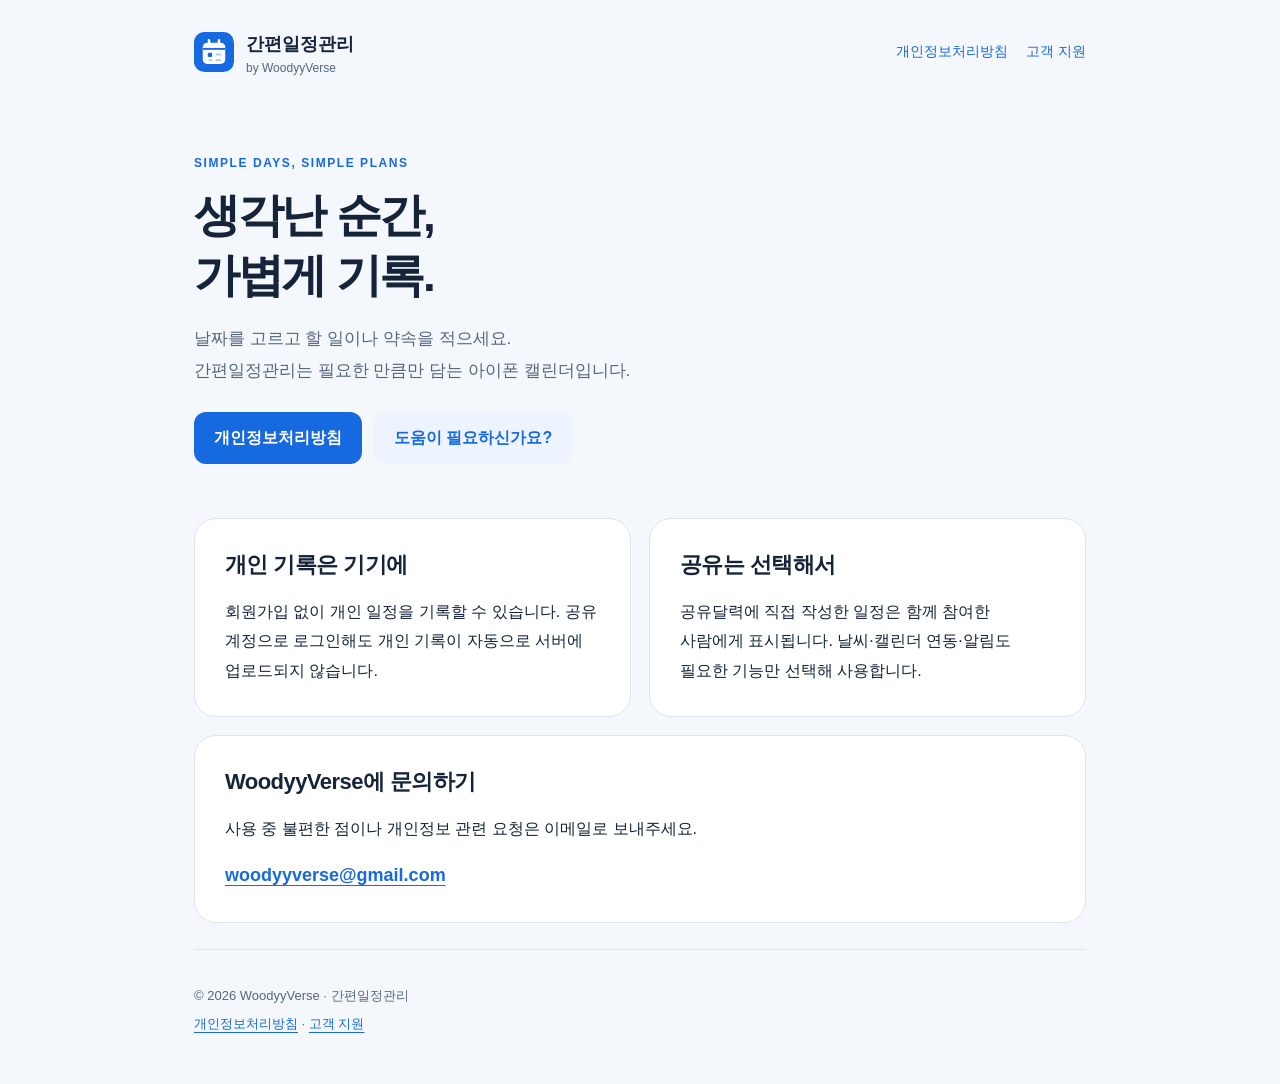
<file: index.html>
<!doctype html>
<html lang="ko">
<head>
  <meta charset="utf-8"><meta name="viewport" content="width=device-width, initial-scale=1">
  <title>간편일정관리 · WoodyyVerse</title>
  <meta name="description" content="날짜를 고르고 가볍게 기록하는 간편일정관리. 개인정보처리방침과 고객 지원을 확인하세요.">
  <meta name="theme-color" content="#1769e0">
  <link rel="icon" href="assets/calendar.svg" type="image/svg+xml"><link rel="stylesheet" href="assets/site.css">
</head>
<body>
  <a class="skip" href="#main">본문 바로가기</a>
  <div class="shell">
    <header class="header"><a class="brand" href="./"><img src="assets/calendar.svg" alt="" width="40" height="40"><span>간편일정관리<small>by WoodyyVerse</small></span></a><nav aria-label="사이트 메뉴"><a href="privacy/">개인정보처리방침</a><a href="support/">고객 지원</a></nav></header>
    <main id="main">
      <div class="hero"><p class="eyebrow">SIMPLE DAYS, SIMPLE PLANS</p><h1>생각난 순간,<br>가볍게 기록.</h1><p class="lead">날짜를 고르고 할 일이나 약속을 적으세요.<br>간편일정관리는 필요한 만큼만 담는 아이폰 캘린더입니다.</p><div class="actions"><a class="button" href="privacy/">개인정보처리방침</a><a class="button secondary" href="support/">도움이 필요하신가요?</a></div></div>
      <div class="grid"><section class="card"><h2>개인 기록은 기기에</h2><p>회원가입 없이 개인 일정을 기록할 수 있습니다. 공유 계정으로 로그인해도 개인 기록이 자동으로 서버에 업로드되지 않습니다.</p></section><section class="card"><h2>공유는 선택해서</h2><p>공유달력에 직접 작성한 일정은 함께 참여한 사람에게 표시됩니다. 날씨·캘린더 연동·알림도 필요한 기능만 선택해 사용합니다.</p></section></div>
      <section class="card" style="margin-top:18px"><h2>WoodyyVerse에 문의하기</h2><p>사용 중 불편한 점이나 개인정보 관련 요청은 이메일로 보내주세요.</p><a class="contact" href="mailto:woodyyverse@gmail.com">woodyyverse@gmail.com</a></section>
    </main>
    <footer><p>© 2026 WoodyyVerse · 간편일정관리</p><p><a href="privacy/">개인정보처리방침</a> · <a href="support/">고객 지원</a></p></footer>
  </div>
</body>
</html>
</file>
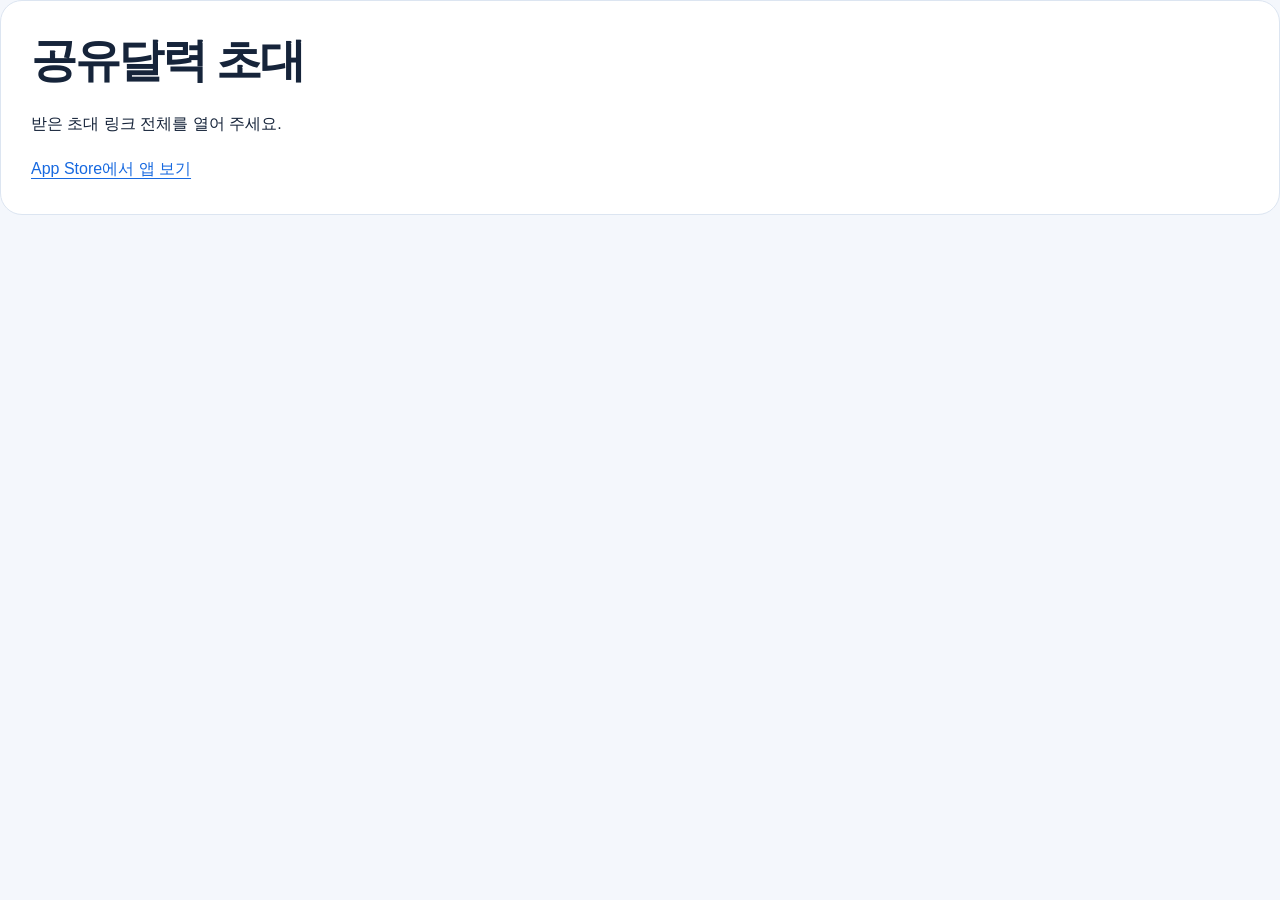
<file: invite/index.html>
<!doctype html>
<html lang="ko">
<meta charset="utf-8">
<meta name="viewport" content="width=device-width, initial-scale=1">
<meta name="referrer" content="no-referrer">
<meta name="robots" content="noindex">
<title>공유달력 초대 · 간편일정관리</title>
<link rel="stylesheet" href="../assets/site.css">
<main class="card">
<h1>공유달력 초대</h1>
<p id="guide">받은 초대 링크 전체를 열어 주세요.</p>
<p><a id="open" hidden>간편일정관리에서 참여하기</a></p>
<p><a href="https://apps.apple.com/kr/app/id6825350077">App Store에서 앱 보기</a></p>
</main>
<script>
const token = location.hash.slice(1);
if (/^[a-f0-9]{24}$/i.test(token)) {
    const open = document.getElementById('open');
    open.href = 'quickcalendar://invite#' + token;
    open.hidden = false;
    document.getElementById('guide').textContent = '앱을 열고 참여를 확인해 주세요. 앱이 열리지 않으면 초대 링크를 복사해 앱의 ‘새로운 공유달력’에서 붙여넣으세요.';
}
</script>
</html>
</file>
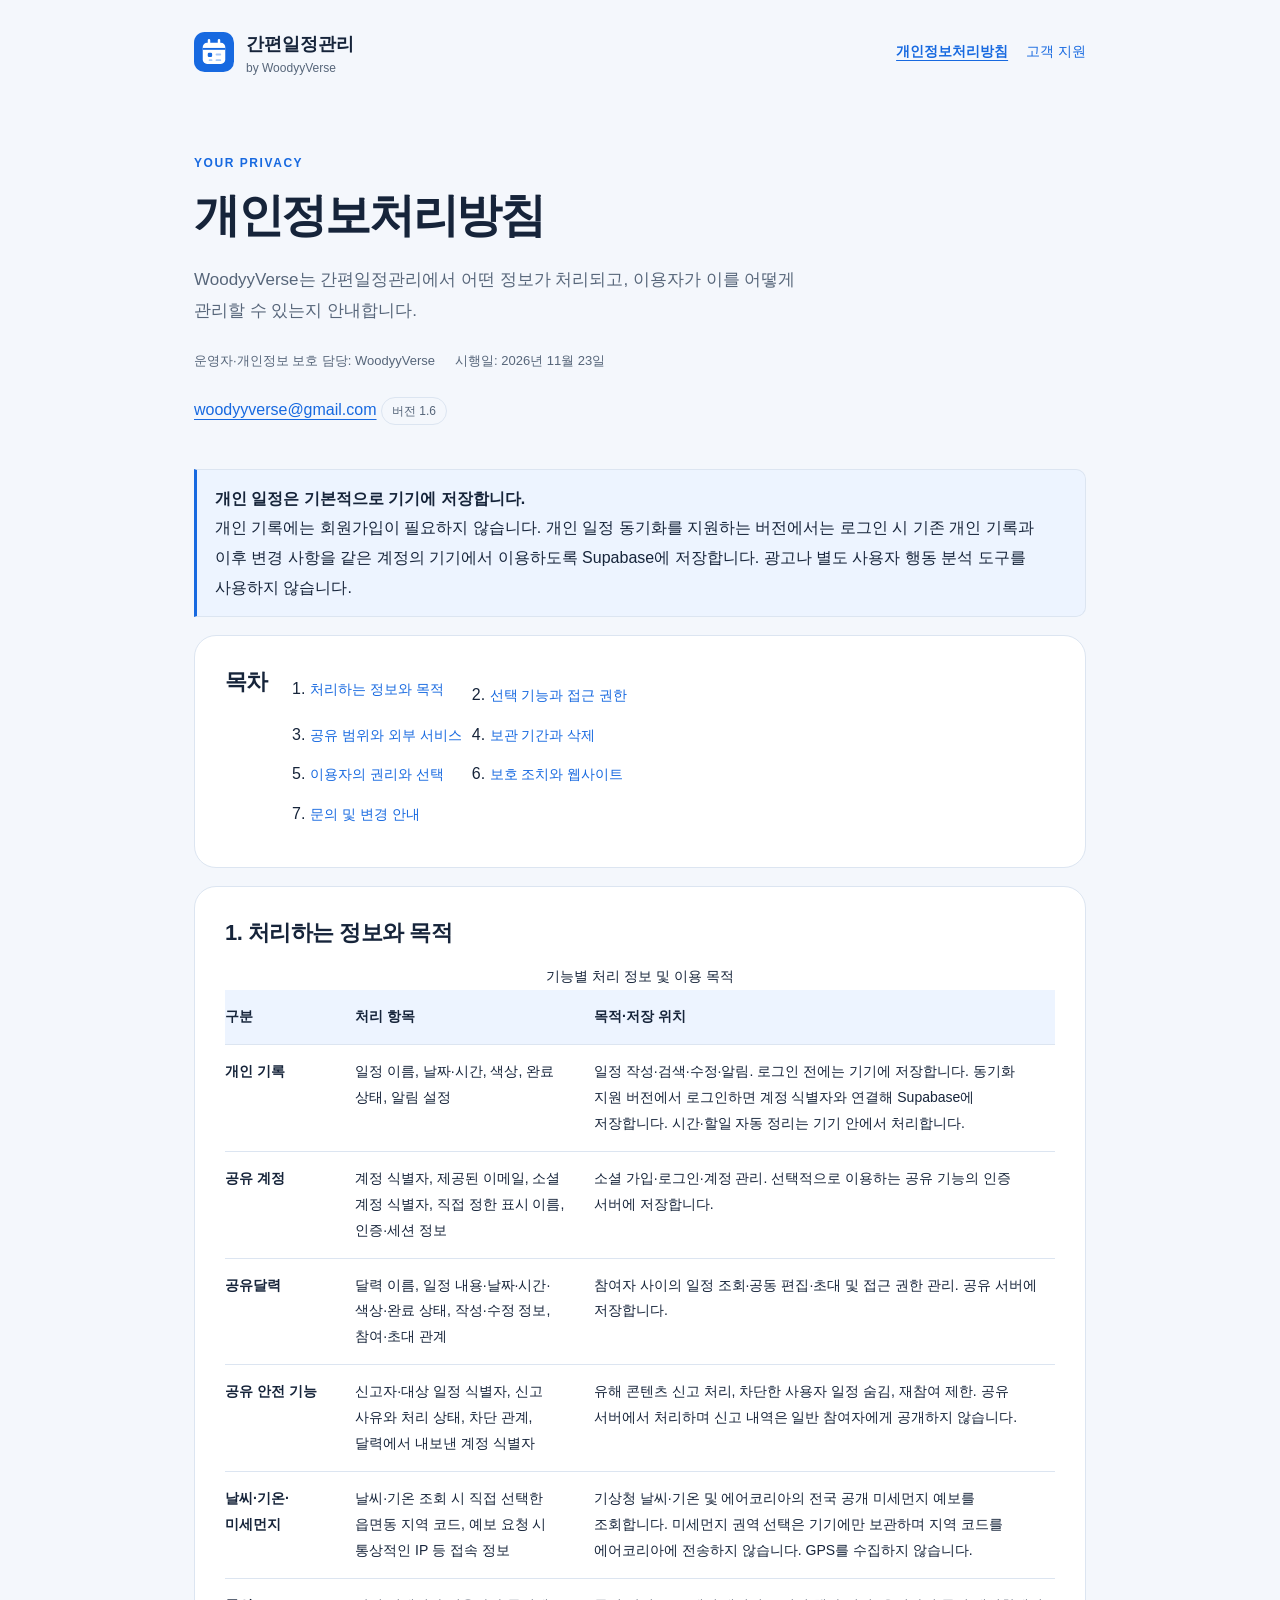
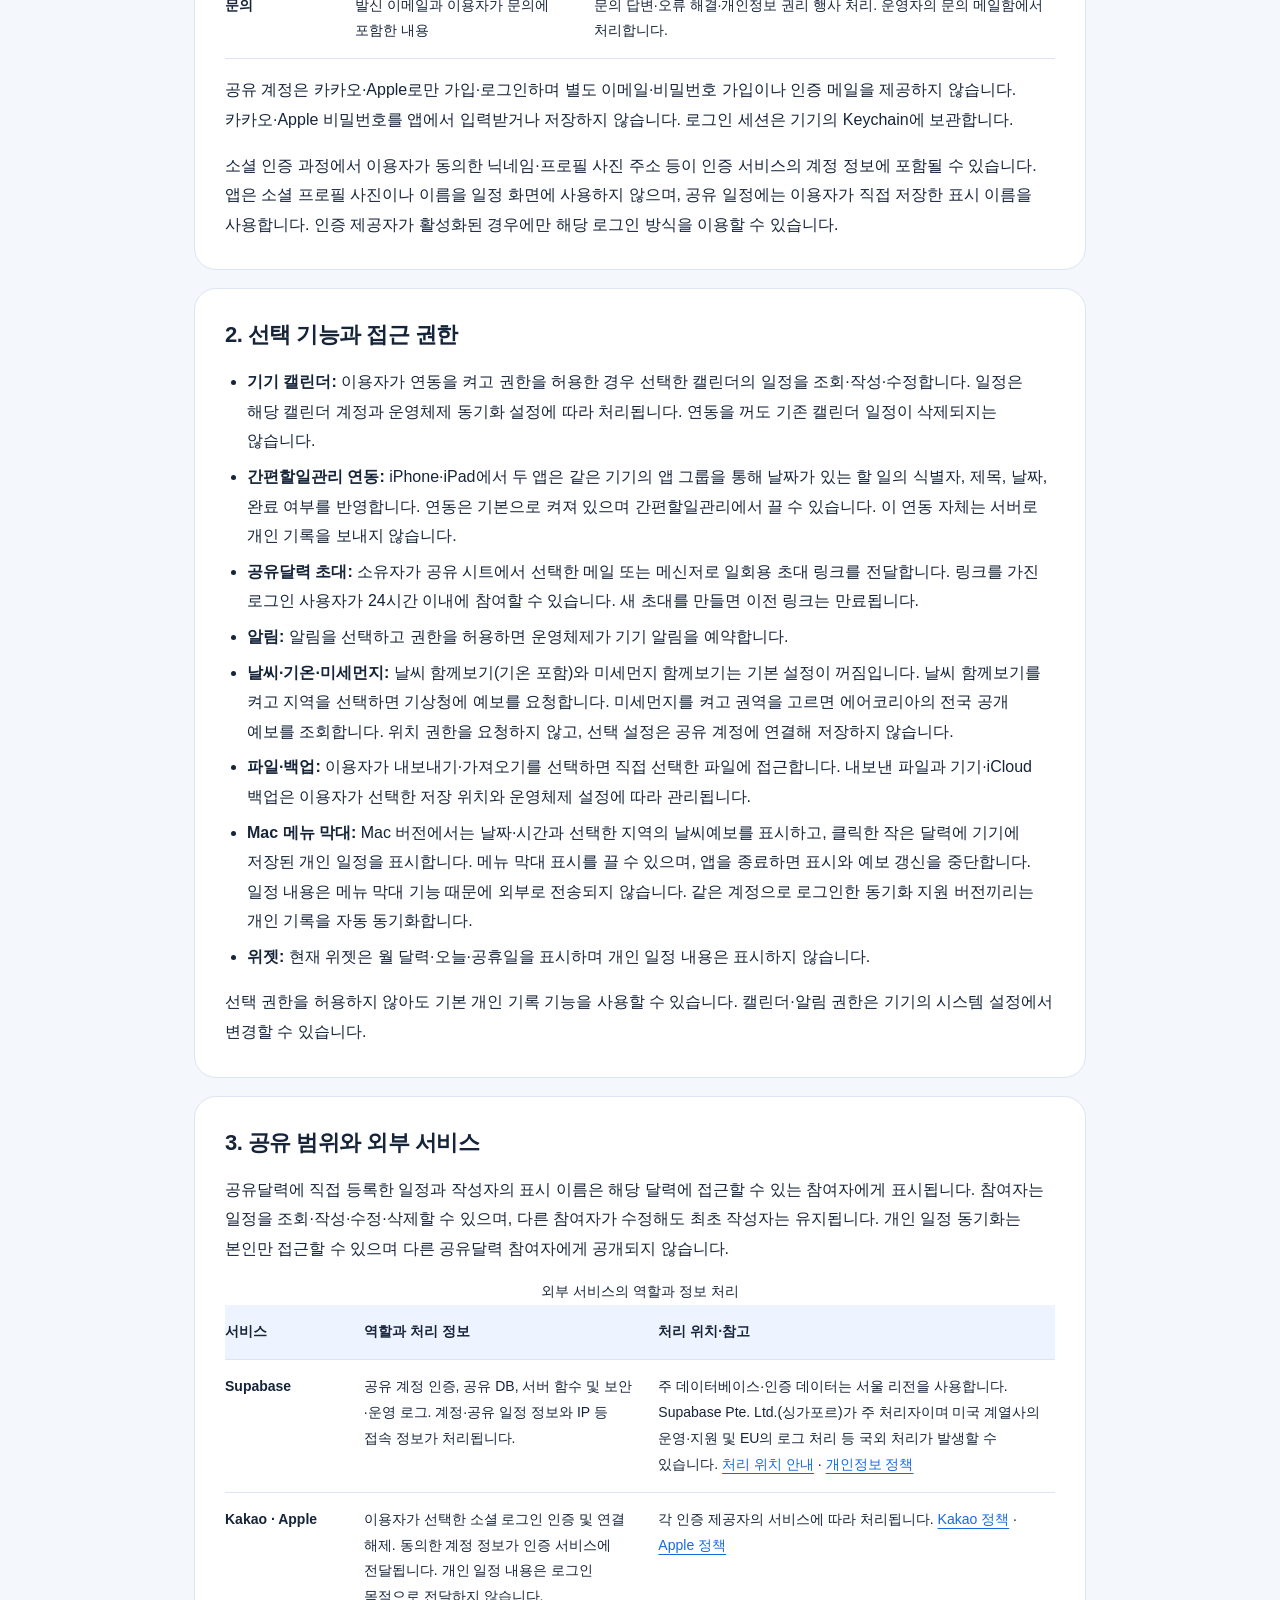
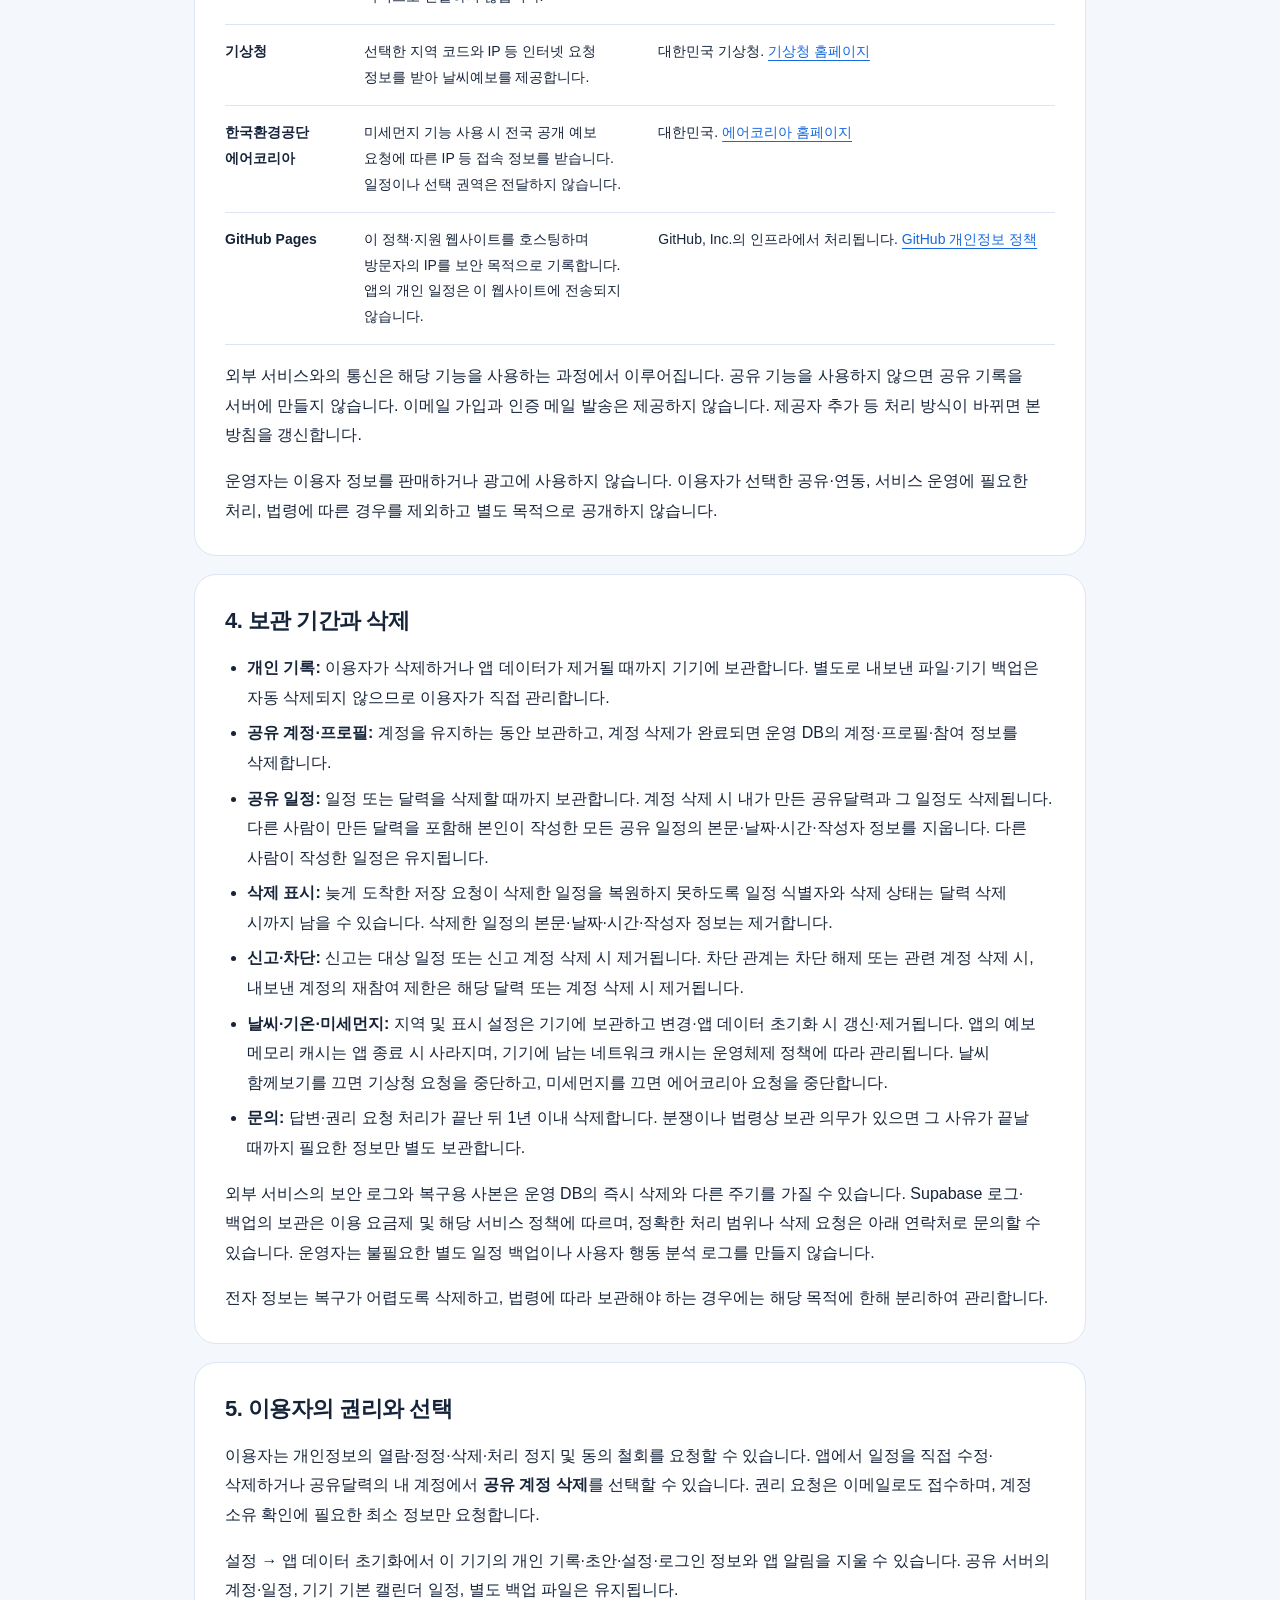
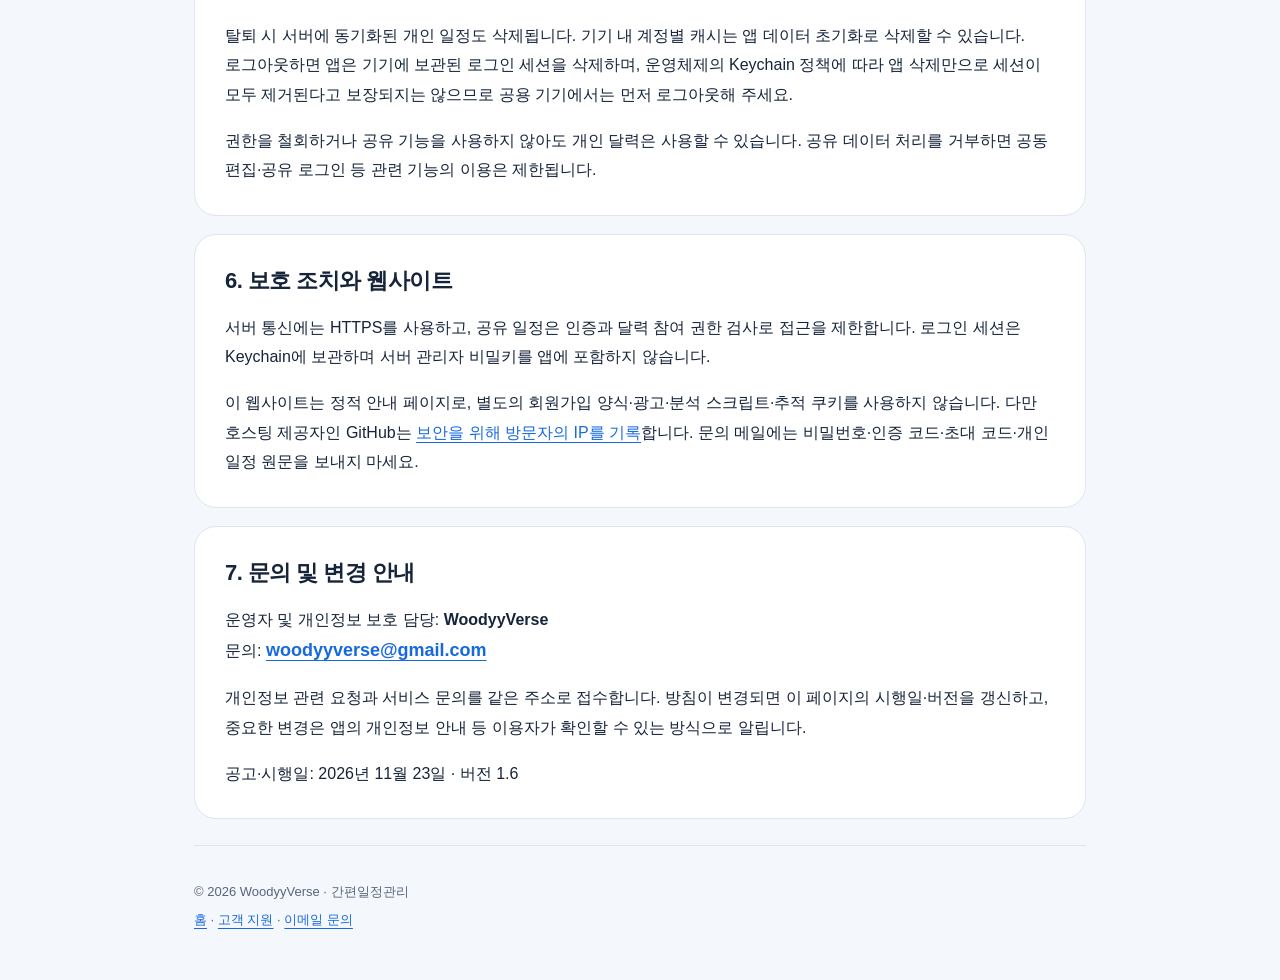
<file: privacy/index.html>
<!doctype html>
<html lang="ko">
<head>
  <meta charset="utf-8"><meta name="viewport" content="width=device-width, initial-scale=1">
  <title>개인정보처리방침 | 간편일정관리</title>
  <meta name="description" content="WoodyyVerse 간편일정관리의 개인정보 처리 항목, 이용 목적, 보관·삭제, 선택 권한 및 문의 방법을 안내합니다.">
  <meta name="theme-color" content="#1769e0">
  <link rel="icon" href="../assets/calendar.svg" type="image/svg+xml"><link rel="stylesheet" href="../assets/site.css">
</head>
<body>
  <a class="skip" href="#main">본문 바로가기</a>
  <div class="shell">
    <header class="header"><a class="brand" href="../"><img src="../assets/calendar.svg" alt="" width="40" height="40"><span>간편일정관리<small>by WoodyyVerse</small></span></a><nav aria-label="사이트 메뉴"><a aria-current="page" href="./">개인정보처리방침</a><a href="../support/">고객 지원</a></nav></header>
    <main id="main">
      <div class="hero"><p class="eyebrow">YOUR PRIVACY</p><h1>개인정보처리방침</h1><p class="lead">WoodyyVerse는 간편일정관리에서 어떤 정보가 처리되고, 이용자가 이를 어떻게 관리할 수 있는지 안내합니다.</p><div class="meta"><span>운영자·개인정보 보호 담당: WoodyyVerse</span><span>시행일: 2026년 11월 23일</span></div><p><a href="mailto:woodyyverse@gmail.com">woodyyverse@gmail.com</a> <span class="version">버전 1.6</span></p></div>
      <aside class="card note" aria-label="주요 안내"><strong>개인 일정은 기본적으로 기기에 저장합니다.</strong><br>개인 기록에는 회원가입이 필요하지 않습니다. 개인 일정 동기화를 지원하는 버전에서는 로그인 시 기존 개인 기록과 이후 변경 사항을 같은 계정의 기기에서 이용하도록 Supabase에 저장합니다. 광고나 별도 사용자 행동 분석 도구를 사용하지 않습니다.</aside>
      <nav class="card toc" aria-label="목차"><h2>목차</h2><ol><li><a href="#data">처리하는 정보와 목적</a></li><li><a href="#optional">선택 기능과 접근 권한</a></li><li><a href="#sharing">공유 범위와 외부 서비스</a></li><li><a href="#retention">보관 기간과 삭제</a></li><li><a href="#rights">이용자의 권리와 선택</a></li><li><a href="#security">보호 조치와 웹사이트</a></li><li><a href="#contact">문의 및 변경 안내</a></li></ol></nav>
      <section class="card" id="data"><h2>1. 처리하는 정보와 목적</h2><div class="table-wrap"><table><caption>기능별 처리 정보 및 이용 목적</caption><thead><tr><th scope="col">구분</th><th scope="col">처리 항목</th><th scope="col">목적·저장 위치</th></tr></thead><tbody>
        <tr><td>개인 기록</td><td>일정 이름, 날짜·시간, 색상, 완료 상태, 알림 설정</td><td>일정 작성·검색·수정·알림. 로그인 전에는 기기에 저장합니다. 동기화 지원 버전에서 로그인하면 계정 식별자와 연결해 Supabase에 저장합니다. 시간·할일 자동 정리는 기기 안에서 처리합니다.</td></tr>
        <tr><td>공유 계정</td><td>계정 식별자, 제공된 이메일, 소셜 계정 식별자, 직접 정한 표시 이름, 인증·세션 정보</td><td>소셜 가입·로그인·계정 관리. 선택적으로 이용하는 공유 기능의 인증 서버에 저장합니다.</td></tr>
        <tr><td>공유달력</td><td>달력 이름, 일정 내용·날짜·시간·색상·완료 상태, 작성·수정 정보, 참여·초대 관계</td><td>참여자 사이의 일정 조회·공동 편집·초대 및 접근 권한 관리. 공유 서버에 저장합니다.</td></tr>
        <tr><td>공유 안전 기능</td><td>신고자·대상 일정 식별자, 신고 사유와 처리 상태, 차단 관계, 달력에서 내보낸 계정 식별자</td><td>유해 콘텐츠 신고 처리, 차단한 사용자 일정 숨김, 재참여 제한. 공유 서버에서 처리하며 신고 내역은 일반 참여자에게 공개하지 않습니다.</td></tr>
        <tr><td>날씨·기온·미세먼지</td><td>날씨·기온 조회 시 직접 선택한 읍면동 지역 코드, 예보 요청 시 통상적인 IP 등 접속 정보</td><td>기상청 날씨·기온 및 에어코리아의 전국 공개 미세먼지 예보를 조회합니다. 미세먼지 권역 선택은 기기에만 보관하며 지역 코드를 에어코리아에 전송하지 않습니다. GPS를 수집하지 않습니다.</td></tr>
        <tr><td>문의</td><td>발신 이메일과 이용자가 문의에 포함한 내용</td><td>문의 답변·오류 해결·개인정보 권리 행사 처리. 운영자의 문의 메일함에서 처리합니다.</td></tr>
      </tbody></table></div><p>공유 계정은 카카오·Apple로만 가입·로그인하며 별도 이메일·비밀번호 가입이나 인증 메일을 제공하지 않습니다. 카카오·Apple 비밀번호를 앱에서 입력받거나 저장하지 않습니다. 로그인 세션은 기기의 Keychain에 보관합니다.</p><p>소셜 인증 과정에서 이용자가 동의한 닉네임·프로필 사진 주소 등이 인증 서비스의 계정 정보에 포함될 수 있습니다. 앱은 소셜 프로필 사진이나 이름을 일정 화면에 사용하지 않으며, 공유 일정에는 이용자가 직접 저장한 표시 이름을 사용합니다. 인증 제공자가 활성화된 경우에만 해당 로그인 방식을 이용할 수 있습니다.</p></section>
      <section class="card" id="optional"><h2>2. 선택 기능과 접근 권한</h2><ul><li><strong>기기 캘린더:</strong> 이용자가 연동을 켜고 권한을 허용한 경우 선택한 캘린더의 일정을 조회·작성·수정합니다. 일정은 해당 캘린더 계정과 운영체제 동기화 설정에 따라 처리됩니다. 연동을 꺼도 기존 캘린더 일정이 삭제되지는 않습니다.</li><li><strong>간편할일관리 연동:</strong> iPhone·iPad에서 두 앱은 같은 기기의 앱 그룹을 통해 날짜가 있는 할 일의 식별자, 제목, 날짜, 완료 여부를 반영합니다. 연동은 기본으로 켜져 있으며 간편할일관리에서 끌 수 있습니다. 이 연동 자체는 서버로 개인 기록을 보내지 않습니다.</li><li><strong>공유달력 초대:</strong> 소유자가 공유 시트에서 선택한 메일 또는 메신저로 일회용 초대 링크를 전달합니다. 링크를 가진 로그인 사용자가 24시간 이내에 참여할 수 있습니다. 새 초대를 만들면 이전 링크는 만료됩니다.</li><li><strong>알림:</strong> 알림을 선택하고 권한을 허용하면 운영체제가 기기 알림을 예약합니다.</li><li><strong>날씨·기온·미세먼지:</strong> 날씨 함께보기(기온 포함)와 미세먼지 함께보기는 기본 설정이 꺼짐입니다. 날씨 함께보기를 켜고 지역을 선택하면 기상청에 예보를 요청합니다. 미세먼지를 켜고 권역을 고르면 에어코리아의 전국 공개 예보를 조회합니다. 위치 권한을 요청하지 않고, 선택 설정은 공유 계정에 연결해 저장하지 않습니다.</li><li><strong>파일·백업:</strong> 이용자가 내보내기·가져오기를 선택하면 직접 선택한 파일에 접근합니다. 내보낸 파일과 기기·iCloud 백업은 이용자가 선택한 저장 위치와 운영체제 설정에 따라 관리됩니다.</li><li><strong>Mac 메뉴 막대:</strong> Mac 버전에서는 날짜·시간과 선택한 지역의 날씨예보를 표시하고, 클릭한 작은 달력에 기기에 저장된 개인 일정을 표시합니다. 메뉴 막대 표시를 끌 수 있으며, 앱을 종료하면 표시와 예보 갱신을 중단합니다. 일정 내용은 메뉴 막대 기능 때문에 외부로 전송되지 않습니다. 같은 계정으로 로그인한 동기화 지원 버전끼리는 개인 기록을 자동 동기화합니다.</li><li><strong>위젯:</strong> 현재 위젯은 월 달력·오늘·공휴일을 표시하며 개인 일정 내용은 표시하지 않습니다.</li></ul><p>선택 권한을 허용하지 않아도 기본 개인 기록 기능을 사용할 수 있습니다. 캘린더·알림 권한은 기기의 시스템 설정에서 변경할 수 있습니다.</p></section>
      <section class="card" id="sharing"><h2>3. 공유 범위와 외부 서비스</h2><p>공유달력에 직접 등록한 일정과 작성자의 표시 이름은 해당 달력에 접근할 수 있는 참여자에게 표시됩니다. 참여자는 일정을 조회·작성·수정·삭제할 수 있으며, 다른 참여자가 수정해도 최초 작성자는 유지됩니다. 개인 일정 동기화는 본인만 접근할 수 있으며 다른 공유달력 참여자에게 공개되지 않습니다.</p><div class="table-wrap"><table><caption>외부 서비스의 역할과 정보 처리</caption><thead><tr><th scope="col">서비스</th><th scope="col">역할과 처리 정보</th><th scope="col">처리 위치·참고</th></tr></thead><tbody>
        <tr><td>Supabase</td><td>공유 계정 인증, 공유 DB, 서버 함수 및 보안·운영 로그. 계정·공유 일정 정보와 IP 등 접속 정보가 처리됩니다.</td><td>주 데이터베이스·인증 데이터는 서울 리전을 사용합니다. Supabase Pte. Ltd.(싱가포르)가 주 처리자이며 미국 계열사의 운영·지원 및 EU의 로그 처리 등 국외 처리가 발생할 수 있습니다. <a href="https://supabase.com/legal/privacy-resources/data-residency-and-transfers-faq" rel="noreferrer">처리 위치 안내</a> · <a href="https://supabase.com/privacy" rel="noreferrer">개인정보 정책</a></td></tr>
        <tr><td>Kakao · Apple</td><td>이용자가 선택한 소셜 로그인 인증 및 연결 해제. 동의한 계정 정보가 인증 서비스에 전달됩니다. 개인 일정 내용은 로그인 목적으로 전달하지 않습니다.</td><td>각 인증 제공자의 서비스에 따라 처리됩니다. <a href="https://www.kakao.com/policy/privacy" rel="noreferrer">Kakao 정책</a> · <a href="https://www.apple.com/kr/legal/privacy/" rel="noreferrer">Apple 정책</a></td></tr>
        <tr><td>기상청</td><td>선택한 지역 코드와 IP 등 인터넷 요청 정보를 받아 날씨예보를 제공합니다.</td><td>대한민국 기상청. <a href="https://www.weather.go.kr/" rel="noreferrer">기상청 홈페이지</a></td></tr>
        <tr><td>한국환경공단 에어코리아</td><td>미세먼지 기능 사용 시 전국 공개 예보 요청에 따른 IP 등 접속 정보를 받습니다. 일정이나 선택 권역은 전달하지 않습니다.</td><td>대한민국. <a href="https://www.airkorea.or.kr/" rel="noreferrer">에어코리아 홈페이지</a></td></tr>
        <tr><td>GitHub Pages</td><td>이 정책·지원 웹사이트를 호스팅하며 방문자의 IP를 보안 목적으로 기록합니다. 앱의 개인 일정은 이 웹사이트에 전송되지 않습니다.</td><td>GitHub, Inc.의 인프라에서 처리됩니다. <a href="https://docs.github.com/en/site-policy/privacy-policies/github-general-privacy-statement" rel="noreferrer">GitHub 개인정보 정책</a></td></tr>
      </tbody></table></div><p>외부 서비스와의 통신은 해당 기능을 사용하는 과정에서 이루어집니다. 공유 기능을 사용하지 않으면 공유 기록을 서버에 만들지 않습니다. 이메일 가입과 인증 메일 발송은 제공하지 않습니다. 제공자 추가 등 처리 방식이 바뀌면 본 방침을 갱신합니다.</p><p>운영자는 이용자 정보를 판매하거나 광고에 사용하지 않습니다. 이용자가 선택한 공유·연동, 서비스 운영에 필요한 처리, 법령에 따른 경우를 제외하고 별도 목적으로 공개하지 않습니다.</p></section>
      <section class="card" id="retention"><h2>4. 보관 기간과 삭제</h2><ul><li><strong>개인 기록:</strong> 이용자가 삭제하거나 앱 데이터가 제거될 때까지 기기에 보관합니다. 별도로 내보낸 파일·기기 백업은 자동 삭제되지 않으므로 이용자가 직접 관리합니다.</li><li><strong>공유 계정·프로필:</strong> 계정을 유지하는 동안 보관하고, 계정 삭제가 완료되면 운영 DB의 계정·프로필·참여 정보를 삭제합니다.</li><li><strong>공유 일정:</strong> 일정 또는 달력을 삭제할 때까지 보관합니다. 계정 삭제 시 내가 만든 공유달력과 그 일정도 삭제됩니다. 다른 사람이 만든 달력을 포함해 본인이 작성한 모든 공유 일정의 본문·날짜·시간·작성자 정보를 지웁니다. 다른 사람이 작성한 일정은 유지됩니다.</li><li><strong>삭제 표시:</strong> 늦게 도착한 저장 요청이 삭제한 일정을 복원하지 못하도록 일정 식별자와 삭제 상태는 달력 삭제 시까지 남을 수 있습니다. 삭제한 일정의 본문·날짜·시간·작성자 정보는 제거합니다.</li><li><strong>신고·차단:</strong> 신고는 대상 일정 또는 신고 계정 삭제 시 제거됩니다. 차단 관계는 차단 해제 또는 관련 계정 삭제 시, 내보낸 계정의 재참여 제한은 해당 달력 또는 계정 삭제 시 제거됩니다.</li><li><strong>날씨·기온·미세먼지:</strong> 지역 및 표시 설정은 기기에 보관하고 변경·앱 데이터 초기화 시 갱신·제거됩니다. 앱의 예보 메모리 캐시는 앱 종료 시 사라지며, 기기에 남는 네트워크 캐시는 운영체제 정책에 따라 관리됩니다. 날씨 함께보기를 끄면 기상청 요청을 중단하고, 미세먼지를 끄면 에어코리아 요청을 중단합니다.</li><li><strong>문의:</strong> 답변·권리 요청 처리가 끝난 뒤 1년 이내 삭제합니다. 분쟁이나 법령상 보관 의무가 있으면 그 사유가 끝날 때까지 필요한 정보만 별도 보관합니다.</li></ul><p>외부 서비스의 보안 로그와 복구용 사본은 운영 DB의 즉시 삭제와 다른 주기를 가질 수 있습니다. Supabase 로그·백업의 보관은 이용 요금제 및 해당 서비스 정책에 따르며, 정확한 처리 범위나 삭제 요청은 아래 연락처로 문의할 수 있습니다. 운영자는 불필요한 별도 일정 백업이나 사용자 행동 분석 로그를 만들지 않습니다.</p><p>전자 정보는 복구가 어렵도록 삭제하고, 법령에 따라 보관해야 하는 경우에는 해당 목적에 한해 분리하여 관리합니다.</p></section>
      <section class="card" id="rights"><h2>5. 이용자의 권리와 선택</h2><p>이용자는 개인정보의 열람·정정·삭제·처리 정지 및 동의 철회를 요청할 수 있습니다. 앱에서 일정을 직접 수정·삭제하거나 공유달력의 내 계정에서 <strong>공유 계정 삭제</strong>를 선택할 수 있습니다. 권리 요청은 이메일로도 접수하며, 계정 소유 확인에 필요한 최소 정보만 요청합니다.</p><p>설정 → 앱 데이터 초기화에서 이 기기의 개인 기록·초안·설정·로그인 정보와 앱 알림을 지울 수 있습니다. 공유 서버의 계정·일정, 기기 기본 캘린더 일정, 별도 백업 파일은 유지됩니다.</p><p>탈퇴 시 서버에 동기화된 개인 일정도 삭제됩니다. 기기 내 계정별 캐시는 앱 데이터 초기화로 삭제할 수 있습니다. 로그아웃하면 앱은 기기에 보관된 로그인 세션을 삭제하며, 운영체제의 Keychain 정책에 따라 앱 삭제만으로 세션이 모두 제거된다고 보장되지는 않으므로 공용 기기에서는 먼저 로그아웃해 주세요.</p><p>권한을 철회하거나 공유 기능을 사용하지 않아도 개인 달력은 사용할 수 있습니다. 공유 데이터 처리를 거부하면 공동 편집·공유 로그인 등 관련 기능의 이용은 제한됩니다.</p></section>
      <section class="card" id="security"><h2>6. 보호 조치와 웹사이트</h2><p>서버 통신에는 HTTPS를 사용하고, 공유 일정은 인증과 달력 참여 권한 검사로 접근을 제한합니다. 로그인 세션은 Keychain에 보관하며 서버 관리자 비밀키를 앱에 포함하지 않습니다.</p><p>이 웹사이트는 정적 안내 페이지로, 별도의 회원가입 양식·광고·분석 스크립트·추적 쿠키를 사용하지 않습니다. 다만 호스팅 제공자인 GitHub는 <a href="https://docs.github.com/en/pages/getting-started-with-github-pages/what-is-github-pages#data-collection" rel="noreferrer">보안을 위해 방문자의 IP를 기록</a>합니다. 문의 메일에는 비밀번호·인증 코드·초대 코드·개인 일정 원문을 보내지 마세요.</p></section>
      <section class="card" id="contact"><h2>7. 문의 및 변경 안내</h2><p>운영자 및 개인정보 보호 담당: <strong>WoodyyVerse</strong><br>문의: <a class="contact" href="mailto:woodyyverse@gmail.com">woodyyverse@gmail.com</a></p><p>개인정보 관련 요청과 서비스 문의를 같은 주소로 접수합니다. 방침이 변경되면 이 페이지의 시행일·버전을 갱신하고, 중요한 변경은 앱의 개인정보 안내 등 이용자가 확인할 수 있는 방식으로 알립니다.</p><p>공고·시행일: 2026년 11월 23일 · 버전 1.6</p></section>
    </main>
    <footer><p>© 2026 WoodyyVerse · 간편일정관리</p><p><a href="../">홈</a> · <a href="../support/">고객 지원</a> · <a href="mailto:woodyyverse@gmail.com">이메일 문의</a></p></footer>
  </div>
</body>
</html>
</file>
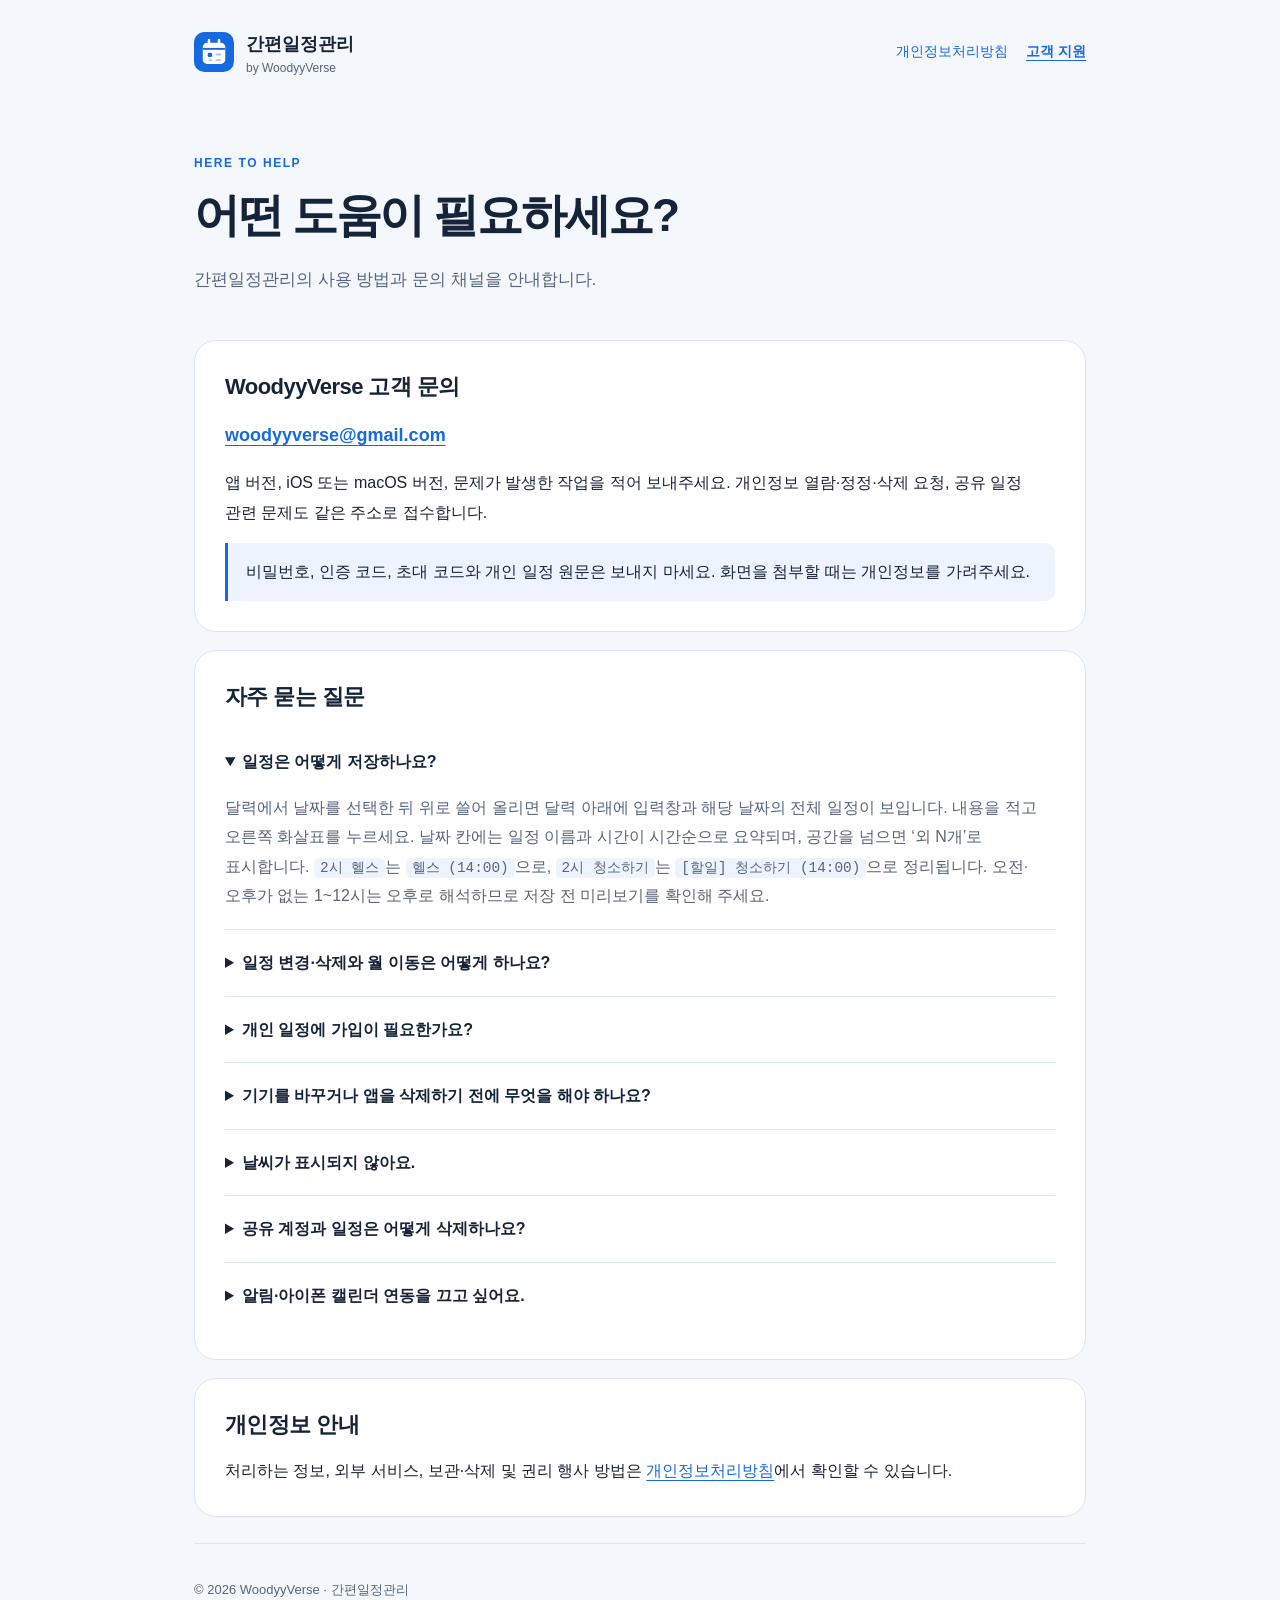
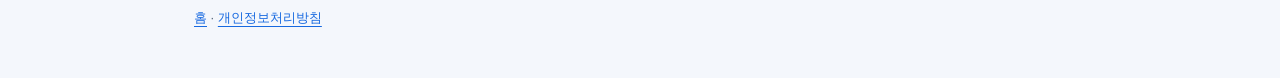
<file: support/index.html>
<!doctype html>
<html lang="ko">
<head>
  <meta charset="utf-8"><meta name="viewport" content="width=device-width, initial-scale=1">
  <title>고객 지원 | 간편일정관리</title>
  <meta name="description" content="간편일정관리 사용 방법, 일정 백업과 계정 삭제, WoodyyVerse 고객 문의를 안내합니다.">
  <meta name="theme-color" content="#1769e0">
  <link rel="icon" href="../assets/calendar.svg" type="image/svg+xml"><link rel="stylesheet" href="../assets/site.css">
</head>
<body>
  <a class="skip" href="#main">본문 바로가기</a>
  <div class="shell">
    <header class="header"><a class="brand" href="../"><img src="../assets/calendar.svg" alt="" width="40" height="40"><span>간편일정관리<small>by WoodyyVerse</small></span></a><nav aria-label="사이트 메뉴"><a href="../privacy/">개인정보처리방침</a><a aria-current="page" href="./">고객 지원</a></nav></header>
    <main id="main">
      <div class="hero"><p class="eyebrow">HERE TO HELP</p><h1>어떤 도움이 필요하세요?</h1><p class="lead">간편일정관리의 사용 방법과 문의 채널을 안내합니다.</p></div>
      <section class="card"><h2>WoodyyVerse 고객 문의</h2><p><a class="contact" href="mailto:woodyyverse@gmail.com">woodyyverse@gmail.com</a></p><p>앱 버전, iOS 또는 macOS 버전, 문제가 발생한 작업을 적어 보내주세요. 개인정보 열람·정정·삭제 요청, 공유 일정 관련 문제도 같은 주소로 접수합니다.</p><p class="note">비밀번호, 인증 코드, 초대 코드와 개인 일정 원문은 보내지 마세요. 화면을 첨부할 때는 개인정보를 가려주세요.</p></section>
      <section class="card"><h2>자주 묻는 질문</h2>
        <details open><summary>일정은 어떻게 저장하나요?</summary><p>달력에서 날짜를 선택한 뒤 위로 쓸어 올리면 달력 아래에 입력창과 해당 날짜의 전체 일정이 보입니다. 내용을 적고 오른쪽 화살표를 누르세요. 날짜 칸에는 일정 이름과 시간이 시간순으로 요약되며, 공간을 넘으면 ‘외 N개’로 표시합니다. <code>2시 헬스</code>는 <code>헬스 (14:00)</code>으로, <code>2시 청소하기</code>는 <code>[할일] 청소하기 (14:00)</code>으로 정리됩니다. 오전·오후가 없는 1~12시는 오후로 해석하므로 저장 전 미리보기를 확인해 주세요.</p></details>
        <details><summary>일정 변경·삭제와 월 이동은 어떻게 하나요?</summary><p>일정 행을 왼쪽으로 밀면 일정변경·삭제 버튼이 나타납니다. 달력을 좌우로 밀거나 월 이동 화살표를 누르면 이전·다음 달을 볼 수 있습니다.</p></details>
        <details><summary>개인 일정에 가입이 필요한가요?</summary><p>개인 기록은 가입 없이 사용할 수 있습니다. 공유달력은 계정과 인터넷 연결이 필요합니다. 로그인해도 개인 기록이 공유 서버에 자동 업로드되지는 않습니다.</p></details>
        <details><summary>기기를 바꾸거나 앱을 삭제하기 전에 무엇을 해야 하나요?</summary><p>설정과 백업에서 백업 파일을 내보내 안전한 위치에 보관하세요. 새 기기에서 백업 파일을 가져올 수 있습니다. 앱 삭제나 데이터 제거 전에 백업이 실제로 저장되었는지 확인해 주세요.</p></details>
        <details><summary>날씨가 표시되지 않아요.</summary><p>달력 상단에서 날씨 함께보기를 켜고 지역을 고르면 날씨 아이콘과 기온이 함께 표시됩니다. 미세먼지는 별도로 함께보기를 켜고 권역을 고르세요. 날씨·기온은 기상청 예보, 미세먼지는 에어코리아 권역별 예보를 사용합니다. 인터넷 연결이 필요하고, 제공 범위 밖의 날짜는 비워 둡니다. 기온은 예보 구간의 범위이며 오늘은 남은 시간 기준입니다.</p></details>
        <details><summary>공유 계정과 일정은 어떻게 삭제하나요?</summary><p>공유달력의 내 계정에서 ‘공유 계정 삭제’를 선택하세요. 내가 만든 공유달력과 그 일정이 함께 삭제됩니다. 다른 사람이 만든 달력을 포함해 본인이 작성한 모든 공유 일정의 내용도 삭제됩니다. 기기의 개인 기록은 유지됩니다.</p></details>
        <details><summary>알림·아이폰 캘린더 연동을 끄고 싶어요.</summary><p>앱의 해당 설정이나 아이폰 설정에서 권한을 변경하세요. 연동 해제로 기존 Apple 캘린더 일정이 삭제되지는 않습니다. 알림 수신에는 기기의 알림·집중 모드 설정도 영향을 줍니다.</p></details>
      </section>
      <section class="card"><h2>개인정보 안내</h2><p>처리하는 정보, 외부 서비스, 보관·삭제 및 권리 행사 방법은 <a href="../privacy/">개인정보처리방침</a>에서 확인할 수 있습니다.</p></section>
    </main>
    <footer><p>© 2026 WoodyyVerse · 간편일정관리</p><p><a href="../">홈</a> · <a href="../privacy/">개인정보처리방침</a></p></footer>
  </div>
</body>
</html>
</file>
<file: assets/site.css>
:root{color-scheme:light dark;--bg:#f4f7fc;--surface:#fff;--ink:#16243a;--muted:#57667a;--blue:#1769e0;--line:#dce5f1;--soft:#edf4ff}
*{box-sizing:border-box}html{scroll-behavior:smooth;scroll-padding-top:24px}body{margin:0;background:var(--bg);color:var(--ink);font:16px/1.85 -apple-system,BlinkMacSystemFont,"Apple SD Gothic Neo","Noto Sans KR",sans-serif;word-break:keep-all;overflow-wrap:anywhere}a{color:var(--blue);text-underline-offset:4px}a:hover{text-decoration-thickness:2px}a:focus-visible{outline:3px solid var(--blue);outline-offset:5px;border-radius:3px}.skip{position:absolute;left:16px;top:-100px;padding:8px 14px;background:var(--surface);z-index:2}.skip:focus{top:12px}.shell{max-width:940px;margin:auto;padding:0 24px}.header{display:flex;align-items:center;justify-content:space-between;gap:18px;padding:28px 0}.brand{display:flex;align-items:center;gap:12px;text-decoration:none;color:var(--ink);font-weight:750;font-size:18px}.brand img{width:40px;height:40px}.brand small{display:block;color:var(--muted);font-size:12px;line-height:1.2;font-weight:500}nav{display:flex;gap:18px;flex-wrap:wrap}nav a{font-size:14px;text-decoration:none}nav a[aria-current=page]{font-weight:750;text-decoration:underline}.hero{padding:48px 0 28px}.eyebrow{font-size:12px;letter-spacing:.13em;font-weight:700;color:var(--blue);margin:0 0 12px}h1{font-size:clamp(30px,6vw,46px);line-height:1.3;letter-spacing:-.05em;margin:0 0 18px}h2{font-size:22px;line-height:1.45;letter-spacing:-.025em;margin:0 0 16px}h3{font-size:17px;margin:22px 0 8px}.lead{color:var(--muted);font-size:17px;max-width:640px}.meta{display:flex;gap:8px 20px;flex-wrap:wrap;font-size:13px;color:var(--muted);margin:22px 0}.card{background:var(--surface);border:1px solid var(--line);border-radius:22px;padding:30px;margin:0 0 18px}.card p:last-child{margin-bottom:0}.note{border-left:3px solid var(--blue);padding:14px 18px;background:var(--soft);border-radius:0 10px 10px 0}.toc ol{display:grid;grid-template-columns:1fr 1fr;gap:4px 28px;margin:8px 0;padding-left:24px}.grid{display:grid;grid-template-columns:1fr 1fr;gap:18px}.grid .card{margin:0}.button{display:inline-block;padding:11px 20px;border-radius:12px;background:var(--blue);color:white;text-decoration:none;font-weight:650}.button.secondary{background:var(--soft);color:var(--blue)}.actions{display:flex;flex-wrap:wrap;gap:12px;margin:26px 0}.table-wrap{overflow-x:auto}table{border-collapse:collapse;width:100%;font-size:14px;min-width:540px}th,td{text-align:left;vertical-align:top;border-bottom:1px solid var(--line);padding:14px 12px}th{background:var(--soft);font-weight:700}th:first-child,td:first-child{padding-left:0}td:first-child{font-weight:650;min-width:110px}ul,ol{padding-left:22px}li+li{margin-top:6px}code{background:var(--soft);border-radius:5px;padding:2px 6px;font-size:.9em}footer{color:var(--muted);font-size:13px;padding:30px 0 44px;margin-top:26px;border-top:1px solid var(--line)}footer p{margin:4px 0}details{border-bottom:1px solid var(--line);padding:18px 0}details:last-child{border:0}summary{cursor:pointer;font-weight:650}details p{color:var(--muted)}.contact{font-size:18px;font-weight:650}.version{display:inline-block;font-size:12px;color:var(--muted);border:1px solid var(--line);padding:2px 10px;border-radius:999px}
@media(max-width:620px){.shell{padding:0 18px}.header{align-items:flex-start;flex-direction:column;padding:22px 0}.hero{padding-top:28px}.card{padding:23px 20px;border-radius:18px}.toc ol,.grid{grid-template-columns:1fr}.meta{gap:4px 16px}nav{gap:20px}}
@media(prefers-color-scheme:dark){:root{--bg:#0e1623;--surface:#172335;--ink:#ecf2fb;--muted:#acbbd0;--blue:#83b5ff;--line:#2c3e57;--soft:#21334e}.button{background:#1769e0;color:#fff}.button.secondary{background:var(--soft);color:var(--blue)}}
@media(prefers-reduced-motion:reduce){html{scroll-behavior:auto}}
@media print{body{background:#fff;color:#111}.header,nav,.toc,.skip,.actions{display:none}.card{border:0;padding:10px 0;margin:0;border-radius:0}a{color:inherit}.hero{padding:0}.shell{max-width:none}footer{padding-bottom:0}h2{break-after:avoid}}
</file>
